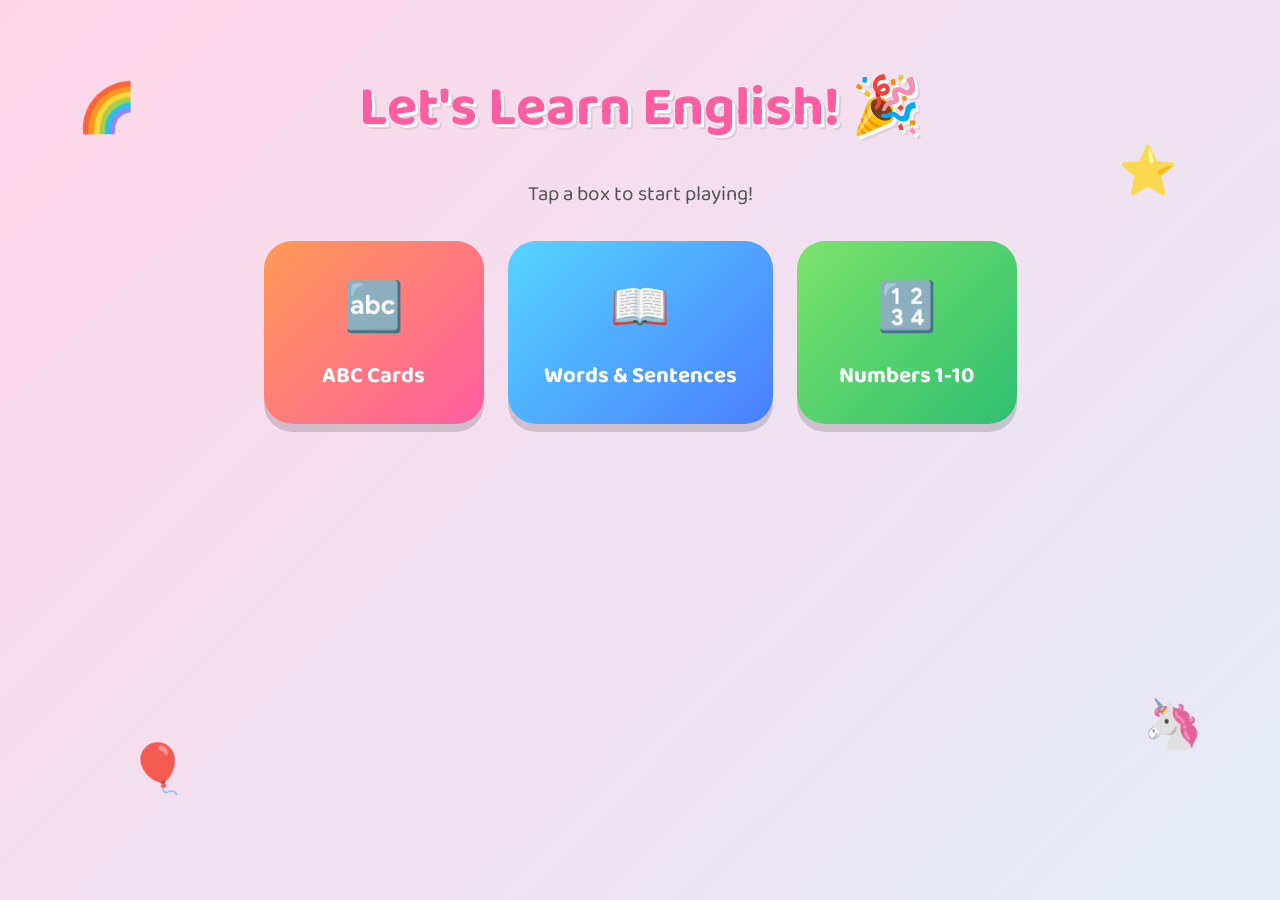
<file: index.html>
<!DOCTYPE html>
<html lang="en">
<head>
<meta charset="UTF-8">
<meta name="viewport" content="width=device-width, initial-scale=1.0">
<title>Let's Learn English! 🎉</title>
<link rel="preconnect" href="https://fonts.googleapis.com">
<link href="https://fonts.googleapis.com/css2?family=Baloo+2:wght@500;700;800&display=swap" rel="stylesheet">
<link rel="stylesheet" href="style.css">
</head>
<body>

  <!-- HOME SCREEN -->
  <section id="home" class="screen active">
    <div class="floaty-emoji" style="top:8%; left:6%;">🌈</div>
    <div class="floaty-emoji" style="top:15%; right:8%;">⭐</div>
    <div class="floaty-emoji" style="bottom:10%; left:10%;">🎈</div>
    <div class="floaty-emoji" style="bottom:15%; right:6%;">🦄</div>

    <h1 class="title">Let's Learn English! 🎉</h1>
    <p class="subtitle">Tap a box to start playing!</p>

    <div class="menu-grid">
      <button class="menu-btn abc-btn" data-target="abc-grid">
        <span class="menu-emoji">🔤</span>
        <span>ABC Cards</span>
      </button>
      <button class="menu-btn words-btn" data-target="sentences">
        <span class="menu-emoji">📖</span>
        <span>Words &amp; Sentences</span>
      </button>
      <button class="menu-btn numbers-btn" data-target="numbers">
        <span class="menu-emoji">🔢</span>
        <span>Numbers 1-10</span>
      </button>
    </div>
  </section>

  <!-- ABC GRID SCREEN -->
  <section id="abc-grid" class="screen">
    <button class="back-btn" data-target="home">⬅ Back</button>
    <h2 class="section-title">Pick a Letter! 🔤</h2>
    <div class="letter-grid" id="letterGrid"></div>
  </section>

  <!-- ABC CARD SCREEN -->
  <section id="abc-card" class="screen">
    <button class="back-btn" data-target="abc-grid">⬅ Back</button>
    <div class="card-stage">
      <button class="nav-arrow left" id="abcPrev">◀</button>
      <div class="flashcard" id="abcCard">
        <div class="card-emoji" id="abcEmoji">🍎</div>
        <div class="card-letters" id="abcLetter">Aa</div>
        <div class="card-word" id="abcWord">Apple</div>
        <button class="say-btn" id="abcSay">🔊 Say it!</button>
      </div>
      <button class="nav-arrow right" id="abcNext">▶</button>
    </div>
    <div class="progress-dots" id="abcProgress"></div>
  </section>

  <!-- SENTENCES SCREEN -->
  <section id="sentences" class="screen">
    <button class="back-btn" data-target="home">⬅ Back</button>
    <h2 class="section-title">Words &amp; Sentences 📖</h2>
    <div class="card-stage">
      <button class="nav-arrow left" id="sentPrev">◀</button>
      <div class="flashcard sentence-card" id="sentCard">
        <div class="card-emoji" id="sentEmoji">🐱</div>
        <div class="card-sentence" id="sentText">I see a cat.</div>
        <button class="say-btn" id="sentSay">🔊 Say it!</button>
      </div>
      <button class="nav-arrow right" id="sentNext">▶</button>
    </div>
    <div class="progress-dots" id="sentProgress"></div>
  </section>

  <!-- NUMBERS SCREEN -->
  <section id="numbers" class="screen">
    <button class="back-btn" data-target="home">⬅ Back</button>
    <h2 class="section-title">Numbers 1-10 🔢</h2>
    <div class="card-stage">
      <button class="nav-arrow left" id="numPrev">◀</button>
      <div class="flashcard number-card" id="numCard">
        <div class="card-emoji" id="numEmoji">⭐</div>
        <div class="card-letters" id="numDigit">1</div>
        <div class="card-word" id="numWord">One</div>
        <button class="say-btn" id="numSay">🔊 Say it!</button>
      </div>
      <button class="nav-arrow right" id="numNext">▶</button>
    </div>
    <div class="progress-dots" id="numProgress"></div>
  </section>

  <!-- CELEBRATION OVERLAY -->
  <div id="celebration" class="celebration hidden">
    <div class="celebration-box">
      <div class="celebration-emoji">🏆🎉🌟</div>
      <p>Great job! You did it!</p>
      <button class="say-btn" id="celebrationClose">Yay!</button>
    </div>
  </div>

  <script src="script.js"></script>
</body>
</html>
</file>
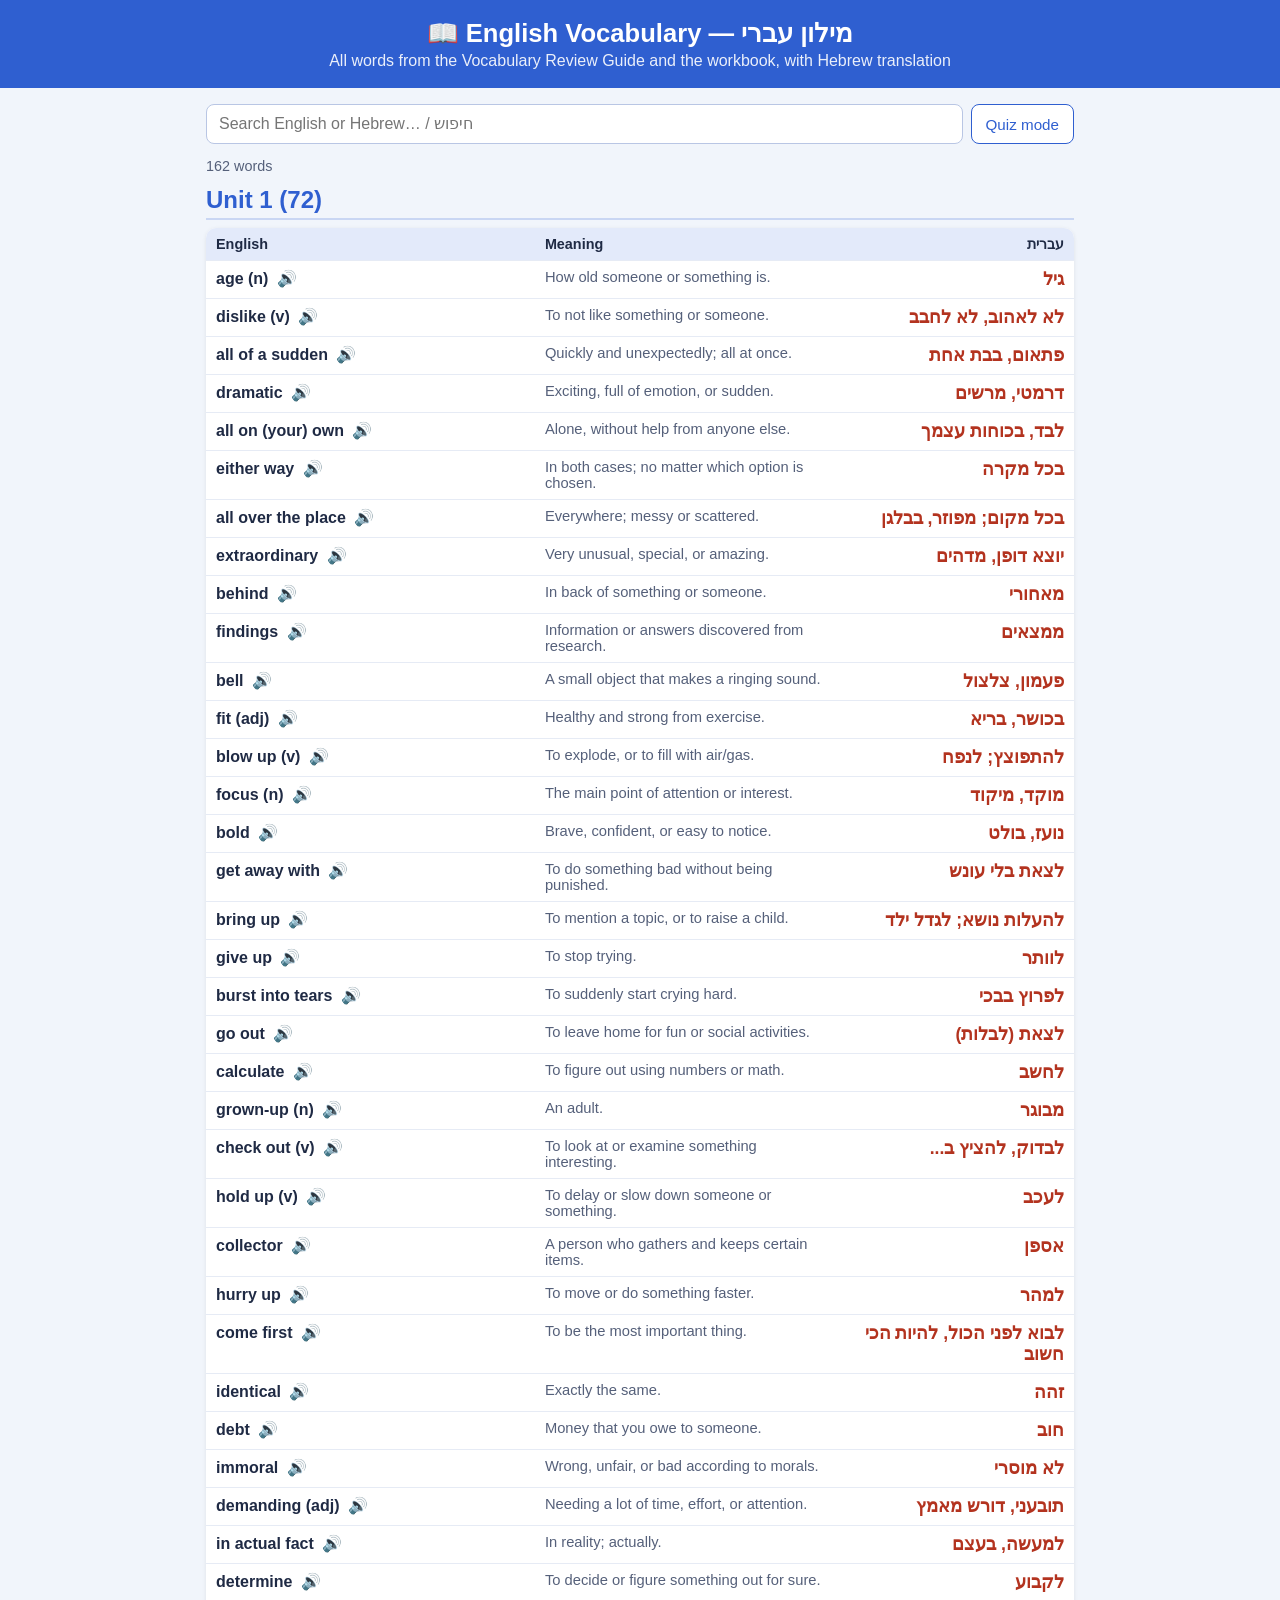
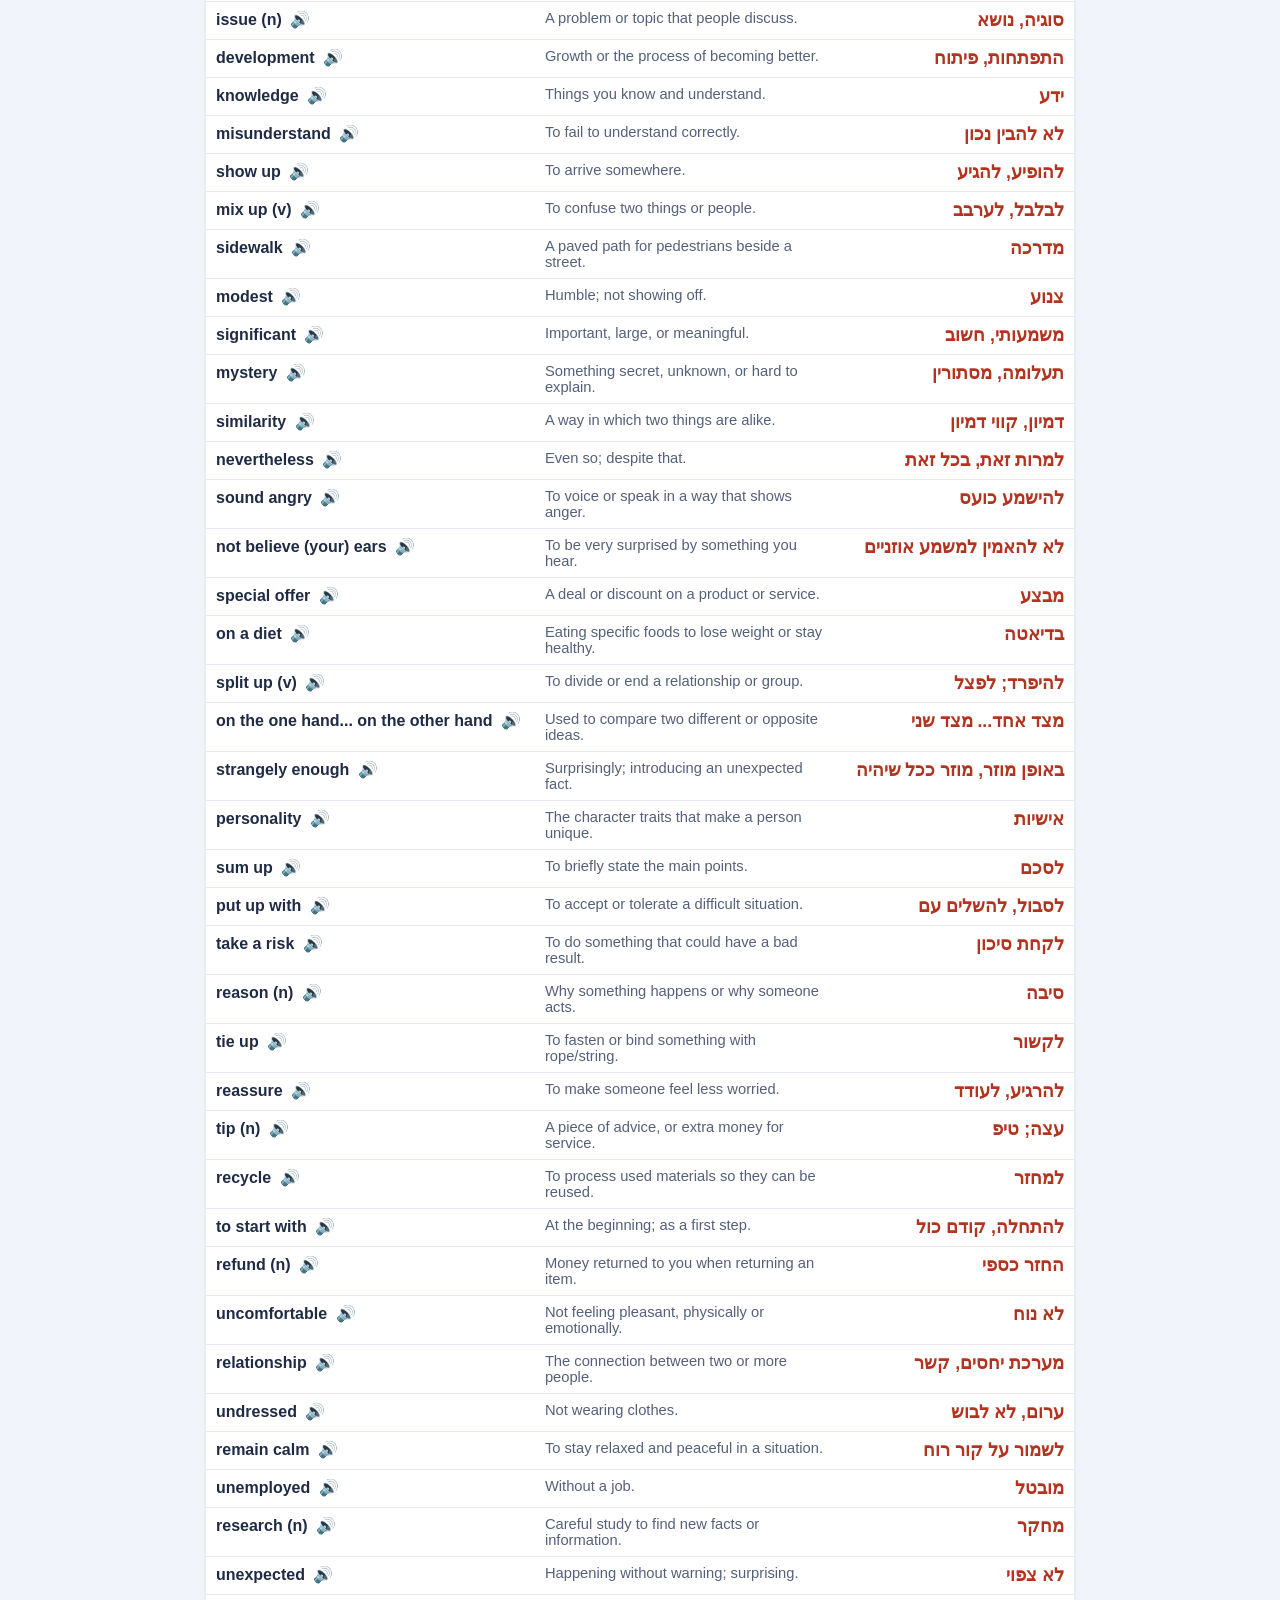
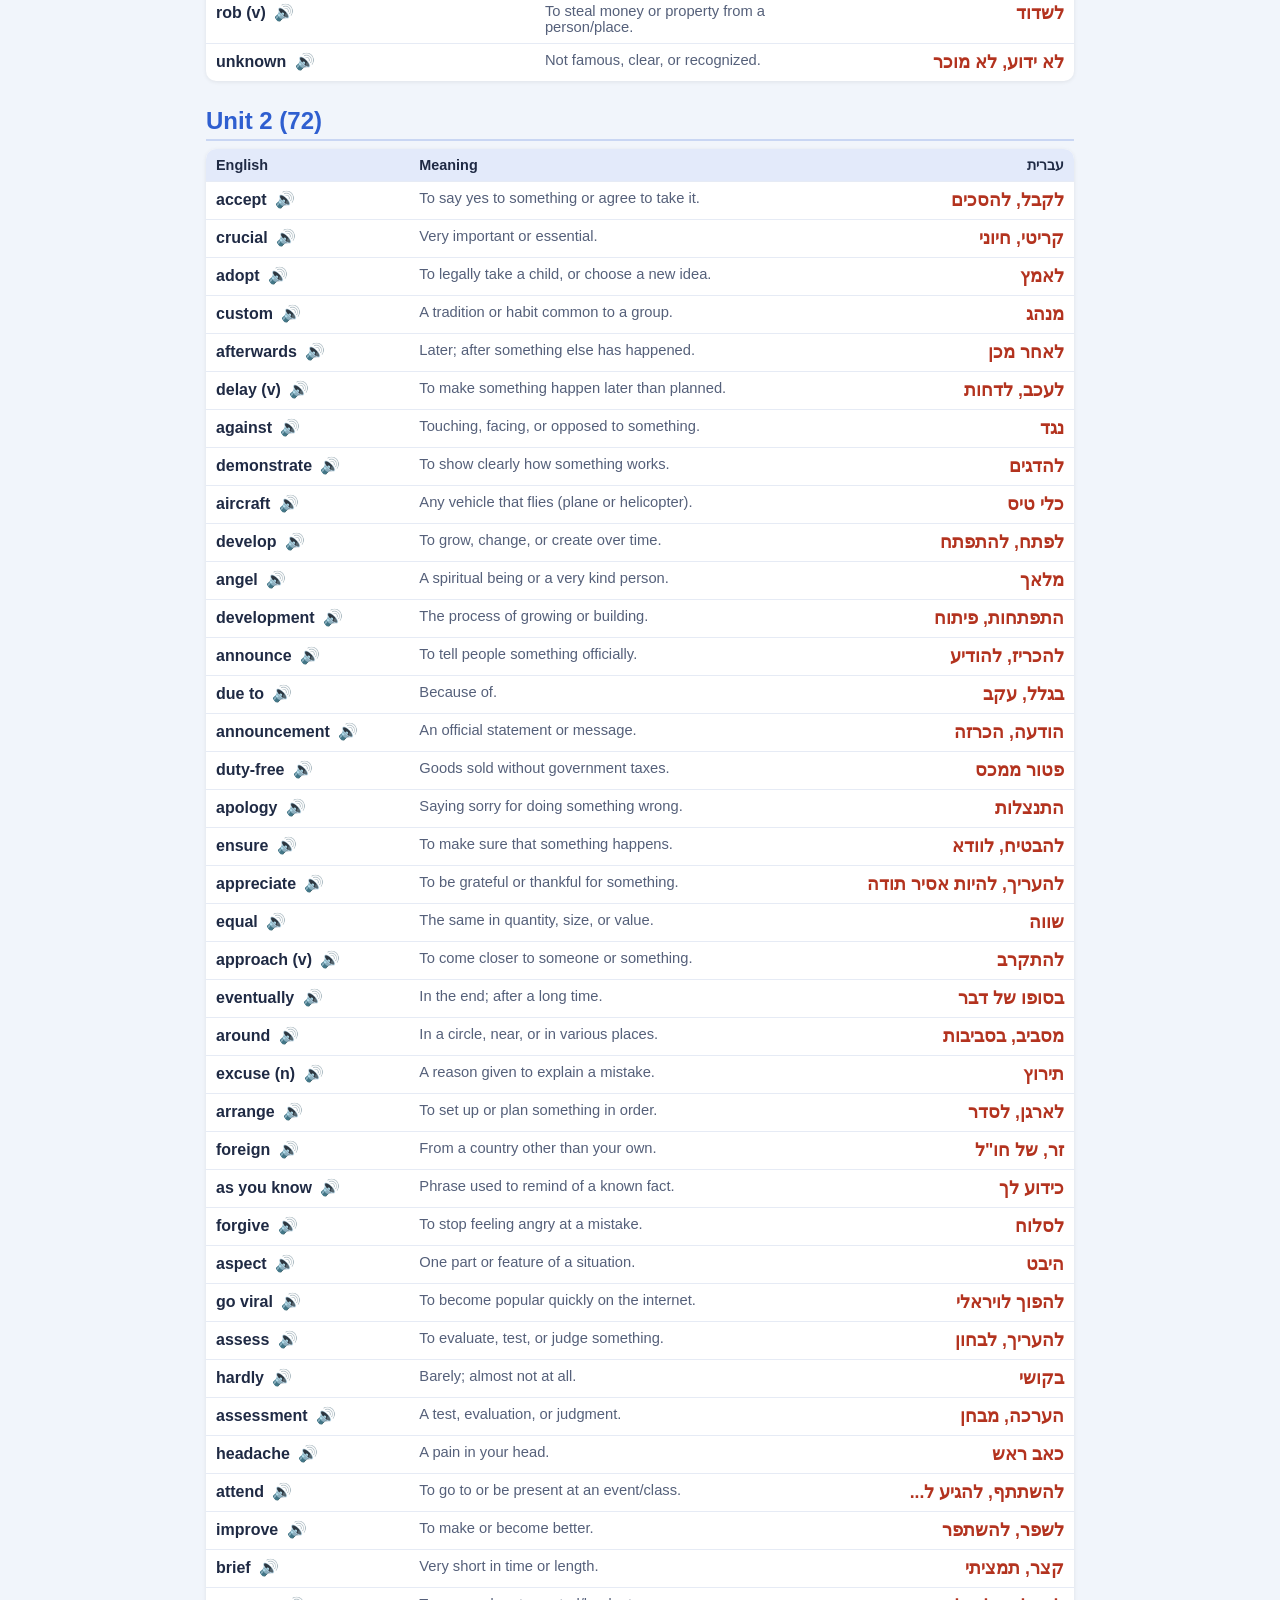
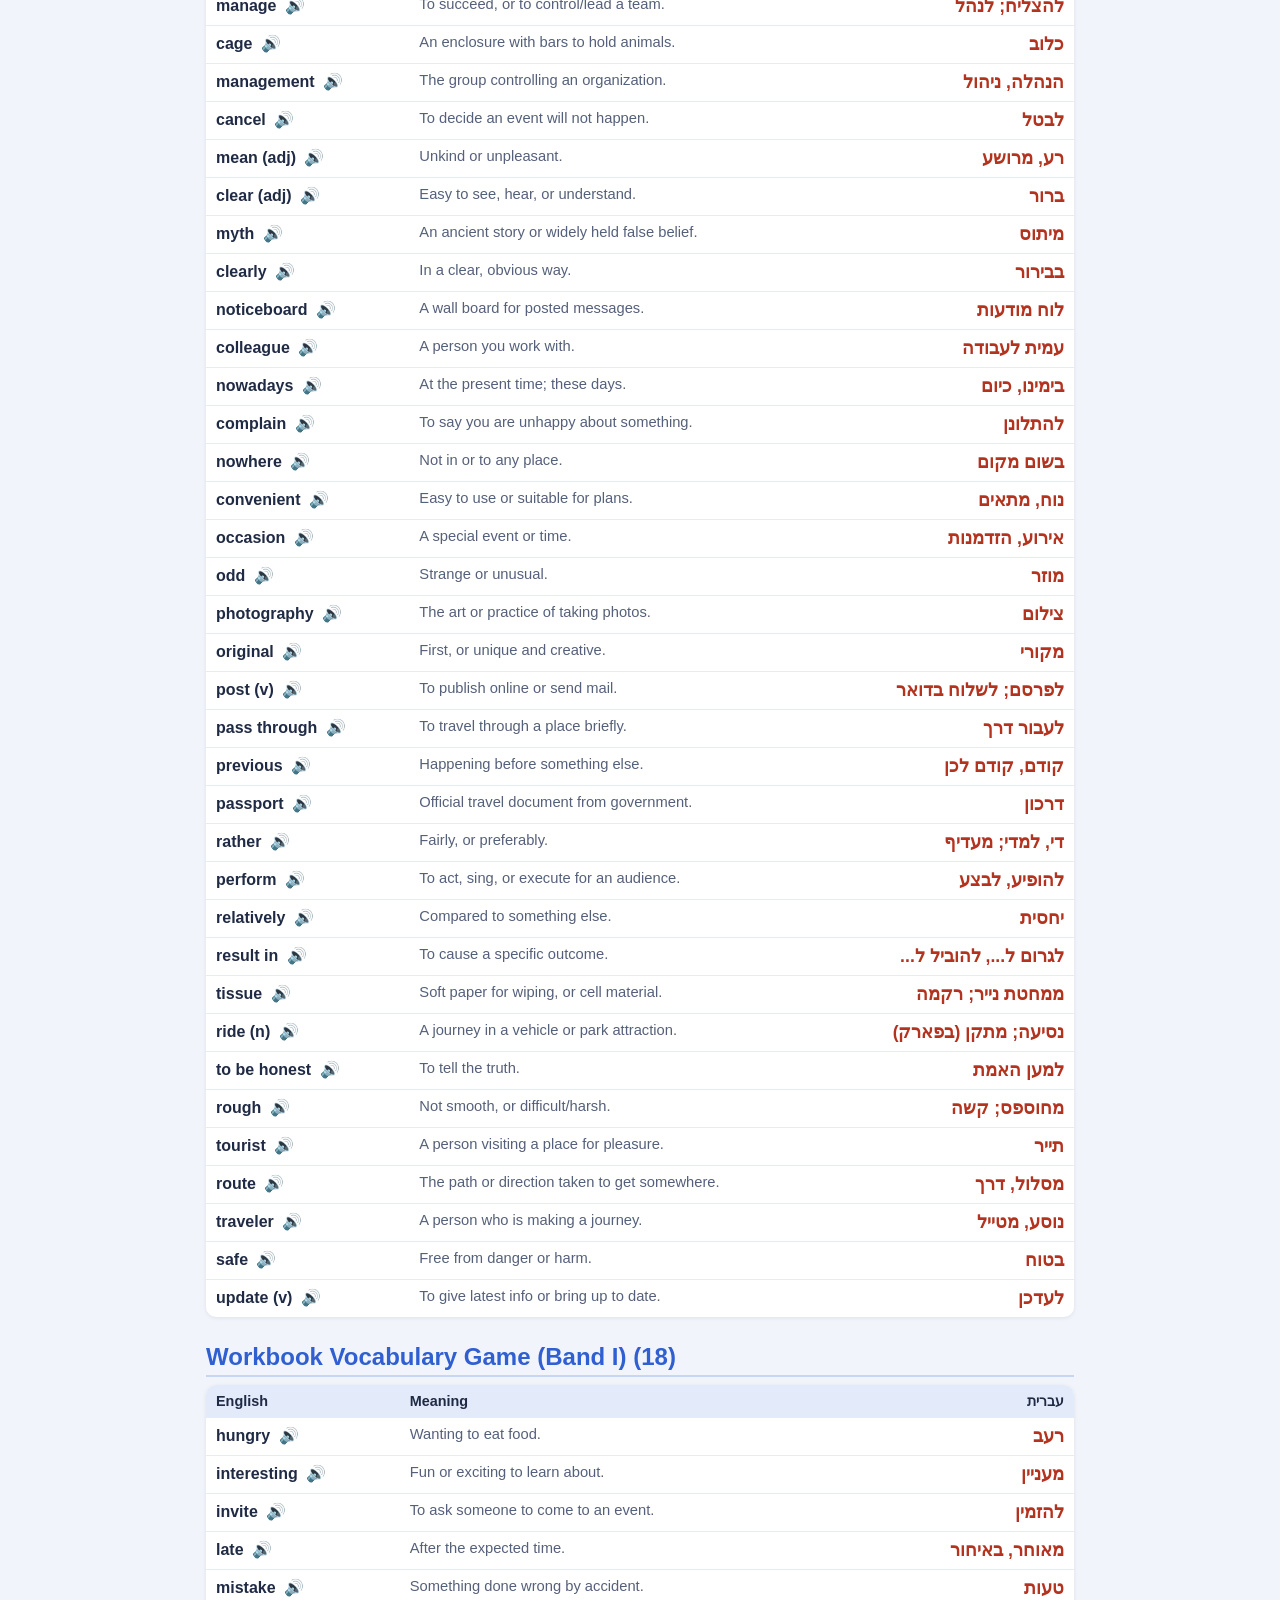
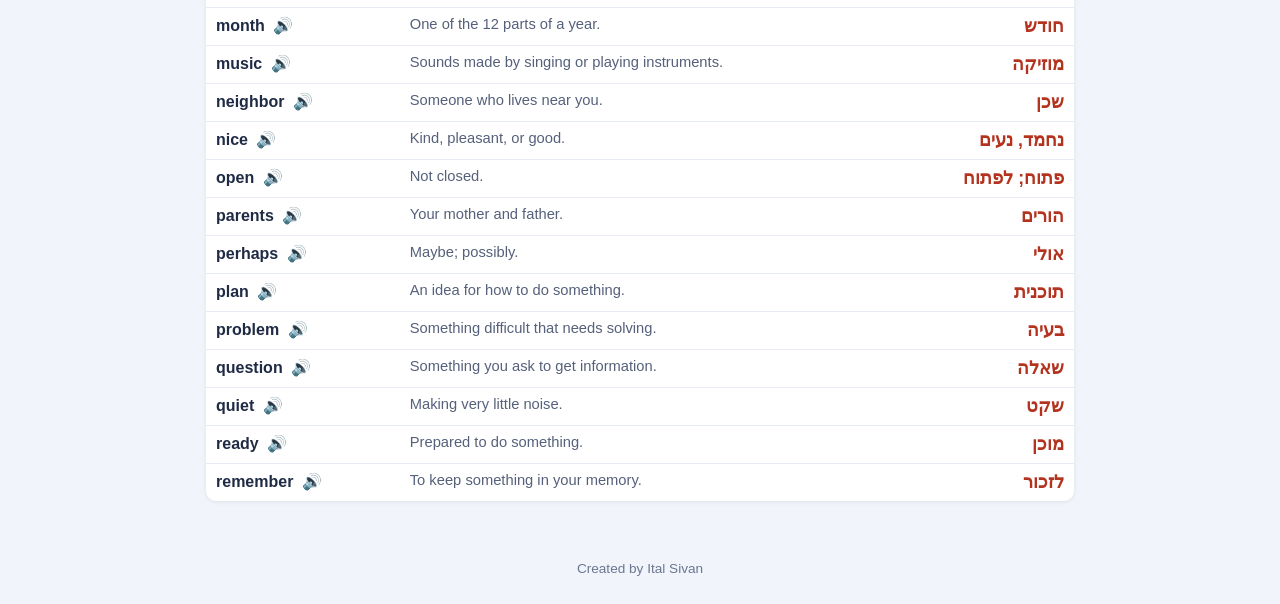
<file: vocabulary.html>
<!DOCTYPE html>
<html lang="en">
<head>
<meta charset="UTF-8" />
<meta name="viewport" content="width=device-width, initial-scale=1.0" />
<title>English Vocabulary with Hebrew Translation</title>
<style>
  /* Basic page look: soft background, centered column */
  * { box-sizing: border-box; }
  body {
    margin: 0;
    font-family: "Segoe UI", Arial, sans-serif;
    background: #f1f5fb;
    color: #1f2a44;
  }
  header {
    background: #2f5fd0;
    color: #fff;
    padding: 18px 16px;
    text-align: center;
  }
  header h1 { margin: 0 0 4px; font-size: 1.6rem; }
  header p { margin: 0; opacity: .9; }
  main { max-width: 900px; margin: 0 auto; padding: 16px; }

  /* Search box and buttons */
  .controls { display: flex; flex-wrap: wrap; gap: 8px; margin-bottom: 14px; }
  .controls input[type="search"] {
    flex: 1 1 220px; padding: 10px 12px; font-size: 1rem;
    border: 1px solid #b9c6e4; border-radius: 8px;
  }
  .controls button {
    padding: 10px 14px; font-size: .95rem; cursor: pointer;
    border: 1px solid #2f5fd0; background: #fff; color: #2f5fd0; border-radius: 8px;
  }
  .controls button.active { background: #2f5fd0; color: #fff; }

  /* One block per unit */
  section { margin-bottom: 26px; }
  section h2 { margin: 0 0 8px; color: #2f5fd0; border-bottom: 2px solid #c9d6f3; padding-bottom: 4px; }

  table { width: 100%; border-collapse: collapse; background: #fff; border-radius: 10px; overflow: hidden; box-shadow: 0 1px 4px rgba(0,0,0,.08); }
  th { background: #e3eafa; text-align: left; padding: 8px 10px; font-size: .9rem; }
  td { padding: 8px 10px; border-top: 1px solid #e6ebf5; vertical-align: top; }
  td.word { font-weight: 700; white-space: nowrap; }
  td.def { color: #55607a; font-size: .92rem; }
  td.heb { direction: rtl; text-align: right; font-size: 1.1rem; font-weight: 600; color: #b3331f; }
  th.heb-h { text-align: right; }
  .speak { border: none; background: none; cursor: pointer; font-size: 1rem; padding: 0 4px; }

  /* "Quiz mode": Hebrew is blurred until you click it */
  body.quiz td.heb span { filter: blur(6px); cursor: pointer; transition: filter .15s; }
  body.quiz td.heb span.shown { filter: none; }

  .count { color: #55607a; font-size: .9rem; margin: 0 0 12px; }
  footer { text-align: center; color: #6b7690; font-size: .85rem; padding: 18px 8px 28px; }

  @media (max-width: 600px) {
    td.def, th.def-h { display: none; } /* hide English definition on small phones */
    td.word { white-space: normal; }
  }
  @media print { .controls { display: none; } body { background: #fff; } }
</style>
</head>
<body>

<header>
  <h1>📖 English Vocabulary — מילון עברי</h1>
  <p>All words from the Vocabulary Review Guide and the workbook, with Hebrew translation</p>
</header>

<main>
  <div class="controls">
    <input type="search" id="search" placeholder="Search English or Hebrew… / חיפוש" />
    <button id="quizBtn" title="Hide the Hebrew; click a word to reveal it">Quiz mode</button>
  </div>
  <p class="count" id="count"></p>
  <div id="content"></div>
</main>

<footer>Created by Ital Sivan</footer>

<script>
/* Each word is written as: [English word, simple English meaning, Hebrew translation] */
const UNITS = [
  { title: "Unit 1", words: [
    ["age (n)", "How old someone or something is.", "גיל"],
    ["dislike (v)", "To not like something or someone.", "לא לאהוב, לא לחבב"],
    ["all of a sudden", "Quickly and unexpectedly; all at once.", "פתאום, בבת אחת"],
    ["dramatic", "Exciting, full of emotion, or sudden.", "דרמטי, מרשים"],
    ["all on (your) own", "Alone, without help from anyone else.", "לבד, בכוחות עצמך"],
    ["either way", "In both cases; no matter which option is chosen.", "בכל מקרה"],
    ["all over the place", "Everywhere; messy or scattered.", "בכל מקום; מפוזר, בבלגן"],
    ["extraordinary", "Very unusual, special, or amazing.", "יוצא דופן, מדהים"],
    ["behind", "In back of something or someone.", "מאחורי"],
    ["findings", "Information or answers discovered from research.", "ממצאים"],
    ["bell", "A small object that makes a ringing sound.", "פעמון, צלצול"],
    ["fit (adj)", "Healthy and strong from exercise.", "בכושר, בריא"],
    ["blow up (v)", "To explode, or to fill with air/gas.", "להתפוצץ; לנפח"],
    ["focus (n)", "The main point of attention or interest.", "מוקד, מיקוד"],
    ["bold", "Brave, confident, or easy to notice.", "נועז, בולט"],
    ["get away with", "To do something bad without being punished.", "לצאת בלי עונש"],
    ["bring up", "To mention a topic, or to raise a child.", "להעלות נושא; לגדל ילד"],
    ["give up", "To stop trying.", "לוותר"],
    ["burst into tears", "To suddenly start crying hard.", "לפרוץ בבכי"],
    ["go out", "To leave home for fun or social activities.", "לצאת (לבלות)"],
    ["calculate", "To figure out using numbers or math.", "לחשב"],
    ["grown-up (n)", "An adult.", "מבוגר"],
    ["check out (v)", "To look at or examine something interesting.", "לבדוק, להציץ ב..."],
    ["hold up (v)", "To delay or slow down someone or something.", "לעכב"],
    ["collector", "A person who gathers and keeps certain items.", "אספן"],
    ["hurry up", "To move or do something faster.", "למהר"],
    ["come first", "To be the most important thing.", "לבוא לפני הכול, להיות הכי חשוב"],
    ["identical", "Exactly the same.", "זהה"],
    ["debt", "Money that you owe to someone.", "חוב"],
    ["immoral", "Wrong, unfair, or bad according to morals.", "לא מוסרי"],
    ["demanding (adj)", "Needing a lot of time, effort, or attention.", "תובעני, דורש מאמץ"],
    ["in actual fact", "In reality; actually.", "למעשה, בעצם"],
    ["determine", "To decide or figure something out for sure.", "לקבוע"],
    ["issue (n)", "A problem or topic that people discuss.", "סוגיה, נושא"],
    ["development", "Growth or the process of becoming better.", "התפתחות, פיתוח"],
    ["knowledge", "Things you know and understand.", "ידע"],
    ["misunderstand", "To fail to understand correctly.", "לא להבין נכון"],
    ["show up", "To arrive somewhere.", "להופיע, להגיע"],
    ["mix up (v)", "To confuse two things or people.", "לבלבל, לערבב"],
    ["sidewalk", "A paved path for pedestrians beside a street.", "מדרכה"],
    ["modest", "Humble; not showing off.", "צנוע"],
    ["significant", "Important, large, or meaningful.", "משמעותי, חשוב"],
    ["mystery", "Something secret, unknown, or hard to explain.", "תעלומה, מסתורין"],
    ["similarity", "A way in which two things are alike.", "דמיון, קווי דמיון"],
    ["nevertheless", "Even so; despite that.", "למרות זאת, בכל זאת"],
    ["sound angry", "To voice or speak in a way that shows anger.", "להישמע כועס"],
    ["not believe (your) ears", "To be very surprised by something you hear.", "לא להאמין למשמע אוזניים"],
    ["special offer", "A deal or discount on a product or service.", "מבצע"],
    ["on a diet", "Eating specific foods to lose weight or stay healthy.", "בדיאטה"],
    ["split up (v)", "To divide or end a relationship or group.", "להיפרד; לפצל"],
    ["on the one hand... on the other hand", "Used to compare two different or opposite ideas.", "מצד אחד... מצד שני"],
    ["strangely enough", "Surprisingly; introducing an unexpected fact.", "באופן מוזר, מוזר ככל שיהיה"],
    ["personality", "The character traits that make a person unique.", "אישיות"],
    ["sum up", "To briefly state the main points.", "לסכם"],
    ["put up with", "To accept or tolerate a difficult situation.", "לסבול, להשלים עם"],
    ["take a risk", "To do something that could have a bad result.", "לקחת סיכון"],
    ["reason (n)", "Why something happens or why someone acts.", "סיבה"],
    ["tie up", "To fasten or bind something with rope/string.", "לקשור"],
    ["reassure", "To make someone feel less worried.", "להרגיע, לעודד"],
    ["tip (n)", "A piece of advice, or extra money for service.", "עצה; טיפ"],
    ["recycle", "To process used materials so they can be reused.", "למחזר"],
    ["to start with", "At the beginning; as a first step.", "להתחלה, קודם כול"],
    ["refund (n)", "Money returned to you when returning an item.", "החזר כספי"],
    ["uncomfortable", "Not feeling pleasant, physically or emotionally.", "לא נוח"],
    ["relationship", "The connection between two or more people.", "מערכת יחסים, קשר"],
    ["undressed", "Not wearing clothes.", "ערום, לא לבוש"],
    ["remain calm", "To stay relaxed and peaceful in a situation.", "לשמור על קור רוח"],
    ["unemployed", "Without a job.", "מובטל"],
    ["research (n)", "Careful study to find new facts or information.", "מחקר"],
    ["unexpected", "Happening without warning; surprising.", "לא צפוי"],
    ["rob (v)", "To steal money or property from a person/place.", "לשדוד"],
    ["unknown", "Not famous, clear, or recognized.", "לא ידוע, לא מוכר"]
  ]},
  { title: "Unit 2", words: [
    ["accept", "To say yes to something or agree to take it.", "לקבל, להסכים"],
    ["crucial", "Very important or essential.", "קריטי, חיוני"],
    ["adopt", "To legally take a child, or choose a new idea.", "לאמץ"],
    ["custom", "A tradition or habit common to a group.", "מנהג"],
    ["afterwards", "Later; after something else has happened.", "לאחר מכן"],
    ["delay (v)", "To make something happen later than planned.", "לעכב, לדחות"],
    ["against", "Touching, facing, or opposed to something.", "נגד"],
    ["demonstrate", "To show clearly how something works.", "להדגים"],
    ["aircraft", "Any vehicle that flies (plane or helicopter).", "כלי טיס"],
    ["develop", "To grow, change, or create over time.", "לפתח, להתפתח"],
    ["angel", "A spiritual being or a very kind person.", "מלאך"],
    ["development", "The process of growing or building.", "התפתחות, פיתוח"],
    ["announce", "To tell people something officially.", "להכריז, להודיע"],
    ["due to", "Because of.", "בגלל, עקב"],
    ["announcement", "An official statement or message.", "הודעה, הכרזה"],
    ["duty-free", "Goods sold without government taxes.", "פטור ממכס"],
    ["apology", "Saying sorry for doing something wrong.", "התנצלות"],
    ["ensure", "To make sure that something happens.", "להבטיח, לוודא"],
    ["appreciate", "To be grateful or thankful for something.", "להעריך, להיות אסיר תודה"],
    ["equal", "The same in quantity, size, or value.", "שווה"],
    ["approach (v)", "To come closer to someone or something.", "להתקרב"],
    ["eventually", "In the end; after a long time.", "בסופו של דבר"],
    ["around", "In a circle, near, or in various places.", "מסביב, בסביבות"],
    ["excuse (n)", "A reason given to explain a mistake.", "תירוץ"],
    ["arrange", "To set up or plan something in order.", "לארגן, לסדר"],
    ["foreign", "From a country other than your own.", "זר, של חו\"ל"],
    ["as you know", "Phrase used to remind of a known fact.", "כידוע לך"],
    ["forgive", "To stop feeling angry at a mistake.", "לסלוח"],
    ["aspect", "One part or feature of a situation.", "היבט"],
    ["go viral", "To become popular quickly on the internet.", "להפוך לויראלי"],
    ["assess", "To evaluate, test, or judge something.", "להעריך, לבחון"],
    ["hardly", "Barely; almost not at all.", "בקושי"],
    ["assessment", "A test, evaluation, or judgment.", "הערכה, מבחן"],
    ["headache", "A pain in your head.", "כאב ראש"],
    ["attend", "To go to or be present at an event/class.", "להשתתף, להגיע ל..."],
    ["improve", "To make or become better.", "לשפר, להשתפר"],
    ["brief", "Very short in time or length.", "קצר, תמציתי"],
    ["manage", "To succeed, or to control/lead a team.", "להצליח; לנהל"],
    ["cage", "An enclosure with bars to hold animals.", "כלוב"],
    ["management", "The group controlling an organization.", "הנהלה, ניהול"],
    ["cancel", "To decide an event will not happen.", "לבטל"],
    ["mean (adj)", "Unkind or unpleasant.", "רע, מרושע"],
    ["clear (adj)", "Easy to see, hear, or understand.", "ברור"],
    ["myth", "An ancient story or widely held false belief.", "מיתוס"],
    ["clearly", "In a clear, obvious way.", "בבירור"],
    ["noticeboard", "A wall board for posted messages.", "לוח מודעות"],
    ["colleague", "A person you work with.", "עמית לעבודה"],
    ["nowadays", "At the present time; these days.", "בימינו, כיום"],
    ["complain", "To say you are unhappy about something.", "להתלונן"],
    ["nowhere", "Not in or to any place.", "בשום מקום"],
    ["convenient", "Easy to use or suitable for plans.", "נוח, מתאים"],
    ["occasion", "A special event or time.", "אירוע, הזדמנות"],
    ["odd", "Strange or unusual.", "מוזר"],
    ["photography", "The art or practice of taking photos.", "צילום"],
    ["original", "First, or unique and creative.", "מקורי"],
    ["post (v)", "To publish online or send mail.", "לפרסם; לשלוח בדואר"],
    ["pass through", "To travel through a place briefly.", "לעבור דרך"],
    ["previous", "Happening before something else.", "קודם, קודם לכן"],
    ["passport", "Official travel document from government.", "דרכון"],
    ["rather", "Fairly, or preferably.", "די, למדי; מעדיף"],
    ["perform", "To act, sing, or execute for an audience.", "להופיע, לבצע"],
    ["relatively", "Compared to something else.", "יחסית"],
    ["result in", "To cause a specific outcome.", "לגרום ל..., להוביל ל..."],
    ["tissue", "Soft paper for wiping, or cell material.", "ממחטת נייר; רקמה"],
    ["ride (n)", "A journey in a vehicle or park attraction.", "נסיעה; מתקן (בפארק)"],
    ["to be honest", "To tell the truth.", "למען האמת"],
    ["rough", "Not smooth, or difficult/harsh.", "מחוספס; קשה"],
    ["tourist", "A person visiting a place for pleasure.", "תייר"],
    ["route", "The path or direction taken to get somewhere.", "מסלול, דרך"],
    ["traveler", "A person who is making a journey.", "נוסע, מטייל"],
    ["safe", "Free from danger or harm.", "בטוח"],
    ["update (v)", "To give latest info or bring up to date.", "לעדכן"]
  ]},
  { title: "Workbook Vocabulary Game (Band I)", words: [
    ["hungry", "Wanting to eat food.", "רעב"],
    ["interesting", "Fun or exciting to learn about.", "מעניין"],
    ["invite", "To ask someone to come to an event.", "להזמין"],
    ["late", "After the expected time.", "מאוחר, באיחור"],
    ["mistake", "Something done wrong by accident.", "טעות"],
    ["month", "One of the 12 parts of a year.", "חודש"],
    ["music", "Sounds made by singing or playing instruments.", "מוזיקה"],
    ["neighbor", "Someone who lives near you.", "שכן"],
    ["nice", "Kind, pleasant, or good.", "נחמד, נעים"],
    ["open", "Not closed.", "פתוח; לפתוח"],
    ["parents", "Your mother and father.", "הורים"],
    ["perhaps", "Maybe; possibly.", "אולי"],
    ["plan", "An idea for how to do something.", "תוכנית"],
    ["problem", "Something difficult that needs solving.", "בעיה"],
    ["question", "Something you ask to get information.", "שאלה"],
    ["quiet", "Making very little noise.", "שקט"],
    ["ready", "Prepared to do something.", "מוכן"],
    ["remember", "To keep something in your memory.", "לזכור"]
  ]}
];

const content = document.getElementById("content");
const countLabel = document.getElementById("count");

// Builds the tables on screen. "filter" is the text typed in the search box.
function render(filter) {
  const q = filter.trim().toLowerCase();
  let shown = 0;
  let html = "";
  UNITS.forEach((unit) => {
    // Keep only the words that match the search (English, meaning, or Hebrew)
    const rows = unit.words.filter((w) => !q || w.join(" ").toLowerCase().includes(q));
    if (!rows.length) return;
    shown += rows.length;
    html += `<section><h2>${unit.title} (${rows.length})</h2><table>
      <tr><th>English</th><th class="def-h def">Meaning</th><th class="heb-h heb">עברית</th></tr>`;
    rows.forEach((w) => {
      html += `<tr>
        <td class="word">${w[0]} <button class="speak" data-say="${w[0].replace(/\(.*?\)/g, "").trim()}" title="Listen">🔊</button></td>
        <td class="def">${w[1]}</td>
        <td class="heb" dir="rtl"><span>${w[2]}</span></td>
      </tr>`;
    });
    html += `</table></section>`;
  });
  content.innerHTML = html || "<p>No words found.</p>";
  countLabel.textContent = `${shown} words`;
}

// Search box: redraw the tables every time the text changes
document.getElementById("search").addEventListener("input", (e) => render(e.target.value));

// Quiz mode button: turns the Hebrew blur on/off
const quizBtn = document.getElementById("quizBtn");
quizBtn.addEventListener("click", () => {
  document.body.classList.toggle("quiz");
  quizBtn.classList.toggle("active");
  document.querySelectorAll("td.heb span.shown").forEach((s) => s.classList.remove("shown"));
});

// Clicks inside the tables: the speaker button reads the word aloud,
// and in quiz mode clicking the Hebrew reveals it
content.addEventListener("click", (e) => {
  const say = e.target.dataset.say;
  if (say) {
    const u = new SpeechSynthesisUtterance(say);
    u.lang = "en-US";
    speechSynthesis.cancel();
    speechSynthesis.speak(u);
    return;
  }
  if (e.target.matches("td.heb span")) e.target.classList.toggle("shown");
});

render("");
</script>
</body>
</html>
</file>
<file: style.css>
* {
  box-sizing: border-box;
}

body {
  margin: 0;
  min-height: 100vh;
  font-family: 'Baloo 2', 'Comic Sans MS', sans-serif;
  background: linear-gradient(135deg, #ffd6e8, #d6f5ff, #fff6c9);
  background-size: 300% 300%;
  animation: bgShift 12s ease infinite;
  overflow-x: hidden;
}

@keyframes bgShift {
  0% { background-position: 0% 50%; }
  50% { background-position: 100% 50%; }
  100% { background-position: 0% 50%; }
}

.screen {
  display: none;
  min-height: 100vh;
  padding: 24px 16px 60px;
  position: relative;
  align-items: center;
  flex-direction: column;
}

.screen.active {
  display: flex;
}

/* HOME */
.title {
  font-size: clamp(2rem, 6vw, 3.5rem);
  color: #ff5da2;
  text-shadow: 3px 3px 0 #fff, 5px 5px 0 rgba(0,0,0,0.08);
  text-align: center;
  margin: 40px 0 4px;
}

.subtitle {
  font-size: 1.3rem;
  color: #555;
  margin-bottom: 30px;
}

.floaty-emoji {
  position: absolute;
  font-size: 3rem;
  animation: floaty 4s ease-in-out infinite;
  opacity: 0.85;
  user-select: none;
}

@keyframes floaty {
  0%, 100% { transform: translateY(0) rotate(0deg); }
  50% { transform: translateY(-18px) rotate(8deg); }
}

.menu-grid {
  display: flex;
  flex-wrap: wrap;
  gap: 24px;
  justify-content: center;
  max-width: 900px;
}

.menu-btn {
  border: none;
  border-radius: 28px;
  padding: 30px 36px;
  font-size: 1.4rem;
  font-family: inherit;
  font-weight: 700;
  color: white;
  cursor: pointer;
  display: flex;
  flex-direction: column;
  align-items: center;
  gap: 10px;
  min-width: 220px;
  box-shadow: 0 8px 0 rgba(0,0,0,0.15);
  transition: transform 0.15s, box-shadow 0.15s;
}

.menu-btn:active {
  transform: translateY(6px);
  box-shadow: 0 2px 0 rgba(0,0,0,0.15);
}

.menu-emoji {
  font-size: 3rem;
}

.abc-btn { background: linear-gradient(135deg, #ff9a56, #ff5da2); }
.words-btn { background: linear-gradient(135deg, #56d5ff, #4a7dff); }
.numbers-btn { background: linear-gradient(135deg, #7be36b, #2fbf71); }

/* BACK BUTTON */
.back-btn {
  position: absolute;
  top: 20px;
  left: 20px;
  border: none;
  background: white;
  color: #ff5da2;
  font-family: inherit;
  font-weight: 700;
  font-size: 1.1rem;
  border-radius: 20px;
  padding: 10px 20px;
  cursor: pointer;
  box-shadow: 0 4px 0 rgba(0,0,0,0.1);
}

.section-title {
  font-size: clamp(1.6rem, 4vw, 2.4rem);
  color: #4a7dff;
  text-shadow: 2px 2px 0 #fff;
  margin: 10px 0 24px;
  text-align: center;
}

/* LETTER GRID */
.letter-grid {
  display: grid;
  grid-template-columns: repeat(auto-fill, minmax(70px, 1fr));
  gap: 14px;
  max-width: 800px;
  width: 100%;
}

.letter-tile {
  border: none;
  border-radius: 18px;
  aspect-ratio: 1;
  font-size: 1.8rem;
  font-weight: 800;
  color: white;
  cursor: pointer;
  box-shadow: 0 5px 0 rgba(0,0,0,0.15);
  transition: transform 0.15s;
}

.letter-tile:active {
  transform: translateY(4px);
  box-shadow: 0 1px 0 rgba(0,0,0,0.15);
}

/* CARD STAGE */
.card-stage {
  display: flex;
  align-items: center;
  gap: 16px;
  margin-top: 20px;
  width: 100%;
  max-width: 560px;
  justify-content: center;
}

.nav-arrow {
  border: none;
  background: white;
  color: #ff5da2;
  font-size: 1.6rem;
  width: 56px;
  height: 56px;
  border-radius: 50%;
  cursor: pointer;
  box-shadow: 0 5px 0 rgba(0,0,0,0.1);
  flex-shrink: 0;
}

.nav-arrow:active {
  transform: translateY(4px);
  box-shadow: 0 1px 0 rgba(0,0,0,0.1);
}

.flashcard {
  background: white;
  border-radius: 32px;
  padding: 40px 30px;
  flex: 1;
  min-height: 340px;
  display: flex;
  flex-direction: column;
  align-items: center;
  justify-content: center;
  gap: 12px;
  box-shadow: 0 10px 0 rgba(0,0,0,0.1);
  animation: pop 0.35s ease;
}

@keyframes pop {
  0% { transform: scale(0.85); opacity: 0.4; }
  100% { transform: scale(1); opacity: 1; }
}

.card-emoji {
  font-size: 5rem;
}

.card-letters {
  font-size: 3.5rem;
  font-weight: 800;
  color: #ff5da2;
}

.card-word {
  font-size: 1.8rem;
  font-weight: 700;
  color: #4a7dff;
}

.card-sentence {
  font-size: 1.6rem;
  font-weight: 700;
  color: #4a7dff;
  text-align: center;
}

.say-btn {
  margin-top: 10px;
  border: none;
  background: linear-gradient(135deg, #ffce54, #ff9a56);
  color: white;
  font-family: inherit;
  font-weight: 700;
  font-size: 1.1rem;
  padding: 12px 24px;
  border-radius: 20px;
  cursor: pointer;
  box-shadow: 0 5px 0 rgba(0,0,0,0.15);
}

.say-btn:active {
  transform: translateY(4px);
  box-shadow: 0 1px 0 rgba(0,0,0,0.15);
}

/* PROGRESS DOTS */
.progress-dots {
  display: flex;
  flex-wrap: wrap;
  gap: 6px;
  justify-content: center;
  max-width: 500px;
  margin-top: 22px;
}

.progress-dots .dot {
  width: 12px;
  height: 12px;
  border-radius: 50%;
  background: #ffffffaa;
  transition: background 0.2s;
}

.progress-dots .dot.done {
  background: #2fbf71;
}

.progress-dots .dot.current {
  background: #ff5da2;
  transform: scale(1.3);
}

/* CELEBRATION */
.celebration {
  position: fixed;
  inset: 0;
  background: rgba(0,0,0,0.4);
  display: flex;
  align-items: center;
  justify-content: center;
  z-index: 50;
}

.celebration.hidden {
  display: none;
}

.celebration-box {
  background: white;
  border-radius: 28px;
  padding: 40px;
  text-align: center;
  box-shadow: 0 10px 0 rgba(0,0,0,0.15);
}

.celebration-emoji {
  font-size: 3.5rem;
  margin-bottom: 10px;
}

.celebration-box p {
  font-size: 1.5rem;
  font-weight: 700;
  color: #ff5da2;
}
</file>
